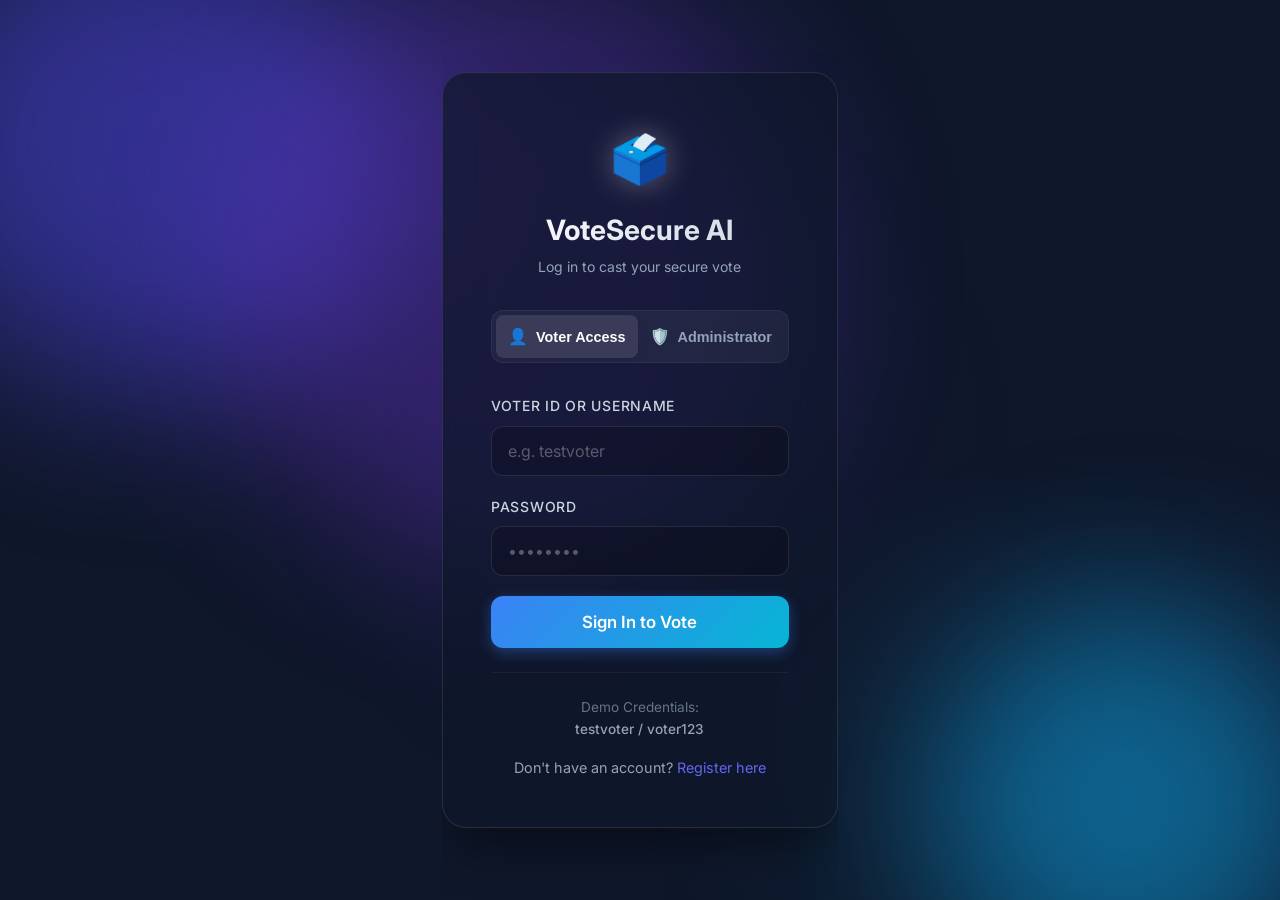
<file: static/index.html>
<!DOCTYPE html>
<html lang="en">
<head>
    <meta charset="UTF-8">
    <meta name="viewport" content="width=device-width, initial-scale=1.0">
    <title>VoteSecure AI — Secure Login</title>
    <link rel="stylesheet" href="/static/css/style.css">
    <style>
        body, html {
            margin: 0; padding: 0; min-height: 100vh;
            font-family: 'Inter', system-ui, sans-serif;
            background: #0f172a;
            display: flex;
            justify-content: center;
            align-items: center;
            overflow: hidden;
        }

        /* Abstract Background */
        .bg-shapes {
            position: absolute;
            width: 100%;
            height: 100%;
            overflow: hidden;
            z-index: 0;
            pointer-events: none;
        }
        .shape {
            position: absolute;
            filter: blur(80px);
            border-radius: 50%;
            opacity: 0.5;
            animation: float 20s infinite alternate ease-in-out;
        }
        .shape-1 { width: 500px; height: 500px; background: #4f46e5; top: -100px; left: -100px; }
        .shape-2 { width: 400px; height: 400px; background: #0ea5e9; bottom: -100px; right: -50px; animation-delay: -5s; }
        .shape-3 { width: 600px; height: 600px; background: #7c3aed; top: 30%; left: 40%; transform: translate(-50%, -50%); opacity: 0.3; animation-delay: -10s; }

        @keyframes float {
            0% { transform: translateY(0) scale(1); }
            100% { transform: translateY(-50px) scale(1.1); }
        }

        .auth-card {
            background: rgba(15, 23, 42, 0.7);
            backdrop-filter: blur(20px);
            border: 1px solid rgba(255, 255, 255, 0.1);
            border-radius: 24px;
            padding: 48px;
            width: 100%;
            max-width: 440px;
            box-shadow: 0 25px 50px -12px rgba(0, 0, 0, 0.5);
            z-index: 10;
            color: white;
            transition: all 0.3s ease;
        }

        .logo-container {
            text-align: center;
            margin-bottom: 32px;
        }
        .logo-icon {
            font-size: 3rem;
            margin-bottom: 16px;
            display: inline-block;
            filter: drop-shadow(0 0 15px rgba(255, 255, 255, 0.3));
        }
        .logo-text {
            font-size: 1.75rem;
            font-weight: 700;
            margin: 0;
            background: linear-gradient(135deg, #fff 0%, #cbd5e1 100%);
            -webkit-background-clip: text;
            background-clip: text;
            -webkit-text-fill-color: transparent;
        }
        .logo-sub {
            color: #94a3b8;
            font-size: 0.875rem;
            margin-top: 8px;
        }

        /* Role Switcher */
        .role-switch {
            display: flex;
            background: rgba(255, 255, 255, 0.05);
            border-radius: 12px;
            padding: 4px;
            margin-bottom: 32px;
            border: 1px solid rgba(255, 255, 255, 0.05);
        }
        .role-btn {
            flex: 1;
            padding: 12px;
            border: none;
            background: transparent;
            color: #94a3b8;
            font-weight: 600;
            font-size: 0.9rem;
            border-radius: 8px;
            cursor: pointer;
            transition: all 0.3s;
            display: flex;
            align-items: center;
            justify-content: center;
            gap: 8px;
        }
        .role-btn.active {
            background: rgba(255, 255, 255, 0.1);
            color: white;
            box-shadow: 0 4px 6px -1px rgba(0, 0, 0, 0.1);
        }
        .role-btn:not(.active):hover {
            color: #e2e8f0;
        }

        /* Forms */
        .form-group {
            margin-bottom: 20px;
        }
        .form-label {
            display: block;
            margin-bottom: 8px;
            font-weight: 500;
            font-size: 0.875rem;
            color: #cbd5e1;
        }
        .form-control {
            width: 100%;
            padding: 14px 16px;
            border-radius: 12px;
            border: 1px solid rgba(255, 255, 255, 0.1);
            background: rgba(0, 0, 0, 0.2);
            color: white;
            font-size: 1rem;
            transition: all 0.2s;
            box-sizing: border-box;
            font-family: inherit;
        }
        .form-control:focus {
            outline: none;
            border-color: #6366f1;
            background: rgba(0, 0, 0, 0.4);
            box-shadow: 0 0 0 3px rgba(99, 102, 241, 0.2);
        }
        .form-control::placeholder {
            color: rgba(255, 255, 255, 0.3);
        }

        .btn-submit {
            width: 100%;
            padding: 16px;
            border: none;
            border-radius: 12px;
            font-size: 1.05rem;
            font-weight: 600;
            cursor: pointer;
            transition: all 0.3s cubic-bezier(0.4, 0, 0.2, 1);
            margin-top: 12px;
            font-family: inherit;
            display: flex;
            align-items: center;
            justify-content: center;
            gap: 8px;
        }
        
        .btn-voter-theme {
            background: linear-gradient(135deg, #3b82f6 0%, #06b6d4 100%);
            color: white;
            box-shadow: 0 4px 14px 0 rgba(59, 130, 246, 0.39);
        }
        .btn-admin-theme {
            background: linear-gradient(135deg, #6366f1 0%, #8b5cf6 100%);
            color: white;
            box-shadow: 0 4px 14px 0 rgba(99, 102, 241, 0.39);
        }

        .btn-submit:hover { transform: translateY(-2px); filter: brightness(110%); }
        .btn-submit:active { transform: translateY(0); }

        .demo-creds {
            text-align: center;
            margin-top: 24px;
            font-size: 0.85rem;
            color: #64748b;
            padding-top: 24px;
            border-top: 1px solid rgba(255,255,255,0.05);
        }

        /* Toast logic */
        #toast-container { position: fixed; top: 20px; right: 20px; z-index: 9999; display: flex; flex-direction: column; gap: 10px; }
        .toast { padding: 16px 24px; border-radius: 12px; color: white; font-weight: 600; animation: slideInRight 0.4s cubic-bezier(0.175, 0.885, 0.32, 1.275) forwards; box-shadow: 0 10px 25px -5px rgba(0,0,0,0.2); }
        .toast.success { background: #10b981; }
        .toast.error { background: #ef4444; }
        @keyframes slideInRight { from { transform: translateX(120%); opacity: 0; } to { transform: translateX(0); opacity: 1; } }
        
        @keyframes shake {
            0%, 100% { transform: translateX(0); }
            20%, 60% { transform: translateX(-5px); }
            40%, 80% { transform: translateX(5px); }
        }
        .shake { animation: shake 0.4s; }
        
        /* Spinner */
        @keyframes spin { to { transform: rotate(360deg); } }
        .spinner-icon {
            display: inline-block;
            width: 18px;
            height: 18px;
            border: 2px solid rgba(255,255,255,0.3);
            border-top-color: white;
            border-radius: 50%;
            animation: spin 1s linear infinite;
        }

        .hidden { display: none !important; }
    </style>
</head>
<body>
    <div class="bg-shapes">
        <div class="shape shape-1"></div>
        <div class="shape shape-2"></div>
        <div class="shape shape-3"></div>
    </div>

    <div id="toast-container"></div>

    <div class="auth-card" id="mainCard">
        <div class="logo-container">
            <div class="logo-icon" id="headerIcon">🗳️</div>
            <h1 class="logo-text">VoteSecure AI</h1>
            <p class="logo-sub" id="headerSub">Log in to cast your secure vote</p>
        </div>

        <div class="role-switch">
            <button class="role-btn active" id="btnRoleVoter" onclick="switchRole('voter')">
                <span style="font-size: 1.1em;">👤</span> Voter Access
            </button>
            <button class="role-btn" id="btnRoleAdmin" onclick="switchRole('admin')">
                <span style="font-size: 1.1em;">🛡️</span> Administrator
            </button>
        </div>

        <form id="authForm" onsubmit="handleLogin(event)">
            <input type="hidden" id="currentRole" value="voter">
            
            <div class="form-group">
                <label class="form-label" id="usernameLabel">Voter ID or Username</label>
                <input type="text" class="form-control" id="loginUsername" placeholder="e.g. testvoter" required autocomplete="username">
            </div>
            <div class="form-group">
                <label class="form-label">Password</label>
                <input type="password" class="form-control" id="loginPassword" placeholder="••••••••" required autocomplete="current-password">
            </div>
            
            <button type="submit" class="btn-submit btn-voter-theme" id="submitBtn">
                Sign In to Vote
            </button>

            <div class="demo-creds" id="demoText">
                Demo Credentials:<br><span style="color:#94a3b8; font-weight:500;">testvoter / voter123</span>
            </div>
            
            <p id="registerLinkContainer" style="text-align: center; margin-top: 15px; font-size: 0.9rem; color: #94a3b8;">
                <span id="registerLinkText">Don't have an account? </span><a href="#" onclick="toggleRegister(true); return false;" style="color: #6366f1; text-decoration: none;">Register here</a>
            </p>
        </form>

        <form id="registerForm" class="hidden" onsubmit="handleRegister(event)">
            <div class="form-group" style="margin-bottom: 12px;">
                <label class="form-label">Username</label>
                <input type="text" class="form-control" id="regUsername" required>
            </div>
            <div class="form-group" style="margin-bottom: 12px;">
                <label class="form-label">Email</label>
                <input type="email" class="form-control" id="regEmail" required>
            </div>
            <div class="form-group" style="margin-bottom: 12px;">
                <label class="form-label">Password</label>
                <input type="password" class="form-control" id="regPassword" required minlength="6">
            </div>
            <div class="form-group" style="margin-bottom: 12px;">
                <label class="form-label">Full Name</label>
                <input type="text" class="form-control" id="regFullName" required>
            </div>
            <div class="form-group" style="margin-bottom: 12px;">
                <label class="form-label">Phone</label>
                <input type="tel" class="form-control" id="regPhone">
            </div>
            <div class="form-group" style="margin-bottom: 12px;">
                <label class="form-label">National ID</label>
                <input type="text" class="form-control" id="regNationalId" required>
            </div>
            <div class="form-group" style="margin-bottom: 12px;">
                <label class="form-label">Fingerprint (Optional)</label>
                <input type="file" class="form-control" id="regFingerprint" accept=".png,.jpg,.jpeg">
            </div>
            
            <button type="submit" class="btn-submit btn-voter-theme" id="regSubmitBtn">
                Register
            </button>
            <p style="text-align: center; margin-top: 15px; font-size: 0.9rem; color: #94a3b8;">
                Already have an account? <a href="#" onclick="toggleRegister(false); return false;" style="color: #6366f1; text-decoration: none;">Sign In</a>
            </p>
        </form>
    </div>

    <script src="/static/js/api.js"></script>
    <script>
        // Check active sessions
        if (api.isLoggedIn()) {
            window.location.href = api.isAdmin() ? '/admin' : '/voter';
        }

        function createToast(msg, type) {
            const container = document.getElementById('toast-container');
            const toast = document.createElement('div');
            toast.className = `toast ${type}`;
            toast.textContent = msg;
            container.appendChild(toast);
            setTimeout(() => { 
                toast.style.transform = 'translateX(120%)';
                toast.style.opacity = '0';
                setTimeout(() => toast.remove(), 400); 
            }, 3000);
        }

        function switchRole(role) {
            document.getElementById('currentRole').value = role;
            
            // Update Buttons
            document.getElementById('btnRoleVoter').classList.toggle('active', role === 'voter');
            document.getElementById('btnRoleAdmin').classList.toggle('active', role === 'admin');
            
            // Update UI Details
            const submitBtn = document.getElementById('submitBtn');
            const icon = document.getElementById('headerIcon');
            const sub = document.getElementById('headerSub');
            const userLabel = document.getElementById('usernameLabel');
            const demoText = document.getElementById('demoText');
            
            // Clear inputs securely
            document.getElementById('loginUsername').value = '';
            document.getElementById('loginPassword').value = '';
            
            if (role === 'admin') {
                submitBtn.className = 'btn-submit btn-admin-theme';
                submitBtn.innerHTML = 'Access Admin Dashboard';
                icon.innerHTML = '🛡️';
                sub.innerHTML = 'System administration portal';
                userLabel.innerHTML = 'Admin Username';
                document.getElementById('loginUsername').placeholder = 'e.g. admin';
                demoText.innerHTML = 'Demo Credentials:<br><span style="color:#94a3b8; font-weight:500;">admin / admin123</span>';
                document.getElementById('registerLinkText').innerHTML = "Don't have an admin account? ";
                document.getElementById('regSubmitBtn').className = 'btn-submit btn-admin-theme';
                document.getElementById('regSubmitBtn').innerHTML = 'Register as Administrator';
            } else {
                submitBtn.className = 'btn-submit btn-voter-theme';
                submitBtn.innerHTML = 'Sign In to Vote';
                icon.innerHTML = '🗳️';
                sub.innerHTML = 'Log in to cast your secure vote';
                userLabel.innerHTML = 'Voter ID or Username';
                document.getElementById('loginUsername').placeholder = 'e.g. testvoter';
                demoText.innerHTML = 'Demo Credentials:<br><span style="color:#94a3b8; font-weight:500;">testvoter / voter123</span>';
                document.getElementById('registerLinkText').innerHTML = "Don't have an account? ";
                document.getElementById('regSubmitBtn').className = 'btn-submit btn-voter-theme';
                document.getElementById('regSubmitBtn').innerHTML = 'Register';
            }
        }

        function toggleRegister(showRegister) {
            const role = document.getElementById('currentRole').value;
            if (showRegister) {
                document.getElementById('authForm').classList.add('hidden');
                document.getElementById('registerForm').classList.remove('hidden');
                document.querySelector('.role-switch').classList.add('hidden');
                if (role === 'admin') {
                    document.getElementById('headerSub').innerText = 'Register for a new admin account';
                    document.getElementById('headerIcon').innerText = '🛡️';
                } else {
                    document.getElementById('headerSub').innerText = 'Register for a new voter account';
                    document.getElementById('headerIcon').innerText = '🗳️';
                }
            } else {
                document.getElementById('authForm').classList.remove('hidden');
                document.getElementById('registerForm').classList.add('hidden');
                document.querySelector('.role-switch').classList.remove('hidden');
                if (role === 'admin') {
                    document.getElementById('headerSub').innerText = 'System administration portal';
                    document.getElementById('headerIcon').innerText = '🛡️';
                } else {
                    document.getElementById('headerSub').innerText = 'Log in to cast your secure vote';
                    document.getElementById('headerIcon').innerText = '🗳️';
                }
            }
        }

        async function handleRegister(e) {
            e.preventDefault();
            const btn = document.getElementById('regSubmitBtn');
            const originalText = btn.innerHTML;
            
            btn.innerHTML = '<span class="spinner-icon"></span> Registering...';
            btn.disabled = true;

            const formData = new FormData();
            formData.append('role', document.getElementById('currentRole').value);
            formData.append('username', document.getElementById('regUsername').value);
            formData.append('email', document.getElementById('regEmail').value);
            formData.append('password', document.getElementById('regPassword').value);
            formData.append('full_name', document.getElementById('regFullName').value);
            formData.append('phone', document.getElementById('regPhone').value);
            formData.append('national_id', document.getElementById('regNationalId').value);
            
            const fpFile = document.getElementById('regFingerprint').files[0];
            if (fpFile) {
                formData.append('fingerprint', fpFile);
            }

            try {
                await api.register(formData);
                createToast('Registration successful! Awaiting admin verification.', 'success');
                setTimeout(() => toggleRegister(false), 2000);
            } catch (err) {
                let msg = err.error || 'Registration failed.';
                if (Array.isArray(msg)) msg = msg.join(', ');
                createToast(msg, 'error');
            } finally {
                btn.innerHTML = originalText;
                btn.disabled = false;
            }
        }

        async function handleLogin(e) {
            e.preventDefault();
            const btn = document.getElementById('submitBtn');
            const role = document.getElementById('currentRole').value;
            const originalText = btn.innerHTML;
            
            btn.innerHTML = '<span class="spinner-icon"></span> Authenticating...';
            btn.disabled = true;

            const usernameField = document.getElementById('loginUsername').value;
            const passwordField = document.getElementById('loginPassword').value;

            try {
                const data = await api.login(usernameField, passwordField);
                
                // Extra security check (optional, matching role to intent)
                if (role === 'admin' && data.user.role !== 'admin') {
                    throw { error: "Access Denied: You do not have administrator privileges." };
                }

                createToast(`Welcome, ${data.user.full_name}!`, 'success');
                
                // Transition effect
                document.getElementById('mainCard').style.transform = 'scale(0.95)';
                document.getElementById('mainCard').style.opacity = '0';
                
                setTimeout(() => {
                    window.location.href = data.user.role === 'admin' ? '/admin' : '/voter';
                }, 600);
            } catch (err) {
                createToast(err.error || 'Authentication failed. Please check your credentials.', 'error');
                btn.innerHTML = originalText;
                btn.disabled = false;
                
                // Shake effect
                const card = document.getElementById('mainCard');
                card.classList.add('shake');
                setTimeout(() => card.classList.remove('shake'), 400);
            }
        }
    </script>
</body>
</html>
</file>
<file: static/css/style.css>
/* =============================================
   VoteSecure AI - Design System & Global Styles
   ============================================= */

@import url('https://fonts.googleapis.com/css2?family=Inter:wght@300;400;500;600;700;800;900&family=JetBrains+Mono:wght@400;500&display=swap');

/* ---- CSS Variables / Design Tokens ---- */
:root {
    /* Primary Palette - Deep Indigo to Electric Violet */
    --primary-50: #eef2ff;
    --primary-100: #e0e7ff;
    --primary-200: #c7d2fe;
    --primary-300: #a5b4fc;
    --primary-400: #818cf8;
    --primary-500: #6366f1;
    --primary-600: #4f46e5;
    --primary-700: #4338ca;
    --primary-800: #3730a3;
    --primary-900: #312e81;

    /* Accent - Cyan / Teal */
    --accent-400: #22d3ee;
    --accent-500: #06b6d4;
    --accent-600: #0891b2;

    /* Success */
    --success-400: #4ade80;
    --success-500: #22c55e;
    --success-600: #16a34a;

    /* Warning */
    --warning-400: #fbbf24;
    --warning-500: #f59e0b;
    --warning-600: #d97706;

    /* Danger */
    --danger-400: #f87171;
    --danger-500: #ef4444;
    --danger-600: #dc2626;

    /* Neutral (Dark Mode) */
    --bg-primary: #0a0e1a;
    --bg-secondary: #111827;
    --bg-card: #1e2436;
    --bg-card-hover: #252d41;
    --bg-input: #1a2035;
    --border-color: rgba(99, 102, 241, 0.15);
    --border-color-hover: rgba(99, 102, 241, 0.35);
    --text-primary: #f1f5f9;
    --text-secondary: #94a3b8;
    --text-muted: #64748b;
    --text-accent: #818cf8;

    /* Glass Effect */
    --glass-bg: rgba(30, 36, 54, 0.7);
    --glass-border: rgba(99, 102, 241, 0.12);
    --glass-shadow: 0 8px 32px rgba(0, 0, 0, 0.3);

    /* Gradients */
    --gradient-primary: linear-gradient(135deg, #6366f1 0%, #8b5cf6 50%, #06b6d4 100%);
    --gradient-dark: linear-gradient(135deg, #0a0e1a 0%, #1e2436 100%);
    --gradient-card: linear-gradient(145deg, rgba(30, 36, 54, 0.9), rgba(17, 24, 39, 0.9));
    --gradient-glow: linear-gradient(135deg, rgba(99, 102, 241, 0.2), rgba(6, 182, 212, 0.1));

    /* Shadows */
    --shadow-sm: 0 1px 3px rgba(0, 0, 0, 0.3);
    --shadow-md: 0 4px 12px rgba(0, 0, 0, 0.4);
    --shadow-lg: 0 10px 40px rgba(0, 0, 0, 0.5);
    --shadow-glow: 0 0 30px rgba(99, 102, 241, 0.15);
    --shadow-glow-lg: 0 0 60px rgba(99, 102, 241, 0.2);

    /* Typography */
    --font-sans: 'Inter', -apple-system, BlinkMacSystemFont, sans-serif;
    --font-mono: 'JetBrains Mono', monospace;

    /* Spacing */
    --radius-sm: 8px;
    --radius-md: 12px;
    --radius-lg: 16px;
    --radius-xl: 24px;
    --radius-full: 9999px;

    /* Transitions */
    --transition-fast: 150ms cubic-bezier(0.4, 0, 0.2, 1);
    --transition-base: 250ms cubic-bezier(0.4, 0, 0.2, 1);
    --transition-slow: 400ms cubic-bezier(0.4, 0, 0.2, 1);
}

/* ---- Reset & Base ---- */
*,
*::before,
*::after {
    margin: 0;
    padding: 0;
    box-sizing: border-box;
}

html {
    font-size: 16px;
    -webkit-font-smoothing: antialiased;
    -moz-osx-font-smoothing: grayscale;
    scroll-behavior: smooth;
}

body {
    font-family: var(--font-sans);
    background: var(--bg-primary);
    color: var(--text-primary);
    line-height: 1.6;
    min-height: 100vh;
    overflow-x: hidden;
}

/* Animated background */
body::before {
    content: '';
    position: fixed;
    top: 0;
    left: 0;
    width: 100%;
    height: 100%;
    background:
        radial-gradient(ellipse 80% 60% at 20% 10%, rgba(99, 102, 241, 0.08) 0%, transparent 50%),
        radial-gradient(ellipse 60% 80% at 80% 90%, rgba(6, 182, 212, 0.06) 0%, transparent 50%),
        radial-gradient(circle at 50% 50%, rgba(139, 92, 246, 0.04) 0%, transparent 50%);
    pointer-events: none;
    z-index: 0;
}

a {
    color: var(--text-accent);
    text-decoration: none;
    transition: color var(--transition-fast);
}
a:hover {
    color: var(--primary-400);
}

h1, h2, h3, h4, h5, h6 {
    font-weight: 700;
    line-height: 1.2;
    color: var(--text-primary);
}

/* ---- Layout ---- */
.app-container {
    position: relative;
    z-index: 1;
    max-width: 1400px;
    margin: 0 auto;
    padding: 0 24px;
}

.page-header {
    padding: 32px 0 24px;
    display: flex;
    align-items: center;
    justify-content: space-between;
    flex-wrap: wrap;
    gap: 16px;
}

.page-title {
    font-size: 2rem;
    font-weight: 800;
    background: var(--gradient-primary);
    -webkit-background-clip: text;
    -webkit-text-fill-color: transparent;
    background-clip: text;
    letter-spacing: -0.02em;
}

.page-subtitle {
    color: var(--text-secondary);
    font-size: 1rem;
    font-weight: 400;
    margin-top: 4px;
}

.grid-2 {
    display: grid;
    grid-template-columns: repeat(2, 1fr);
    gap: 24px;
}

.grid-3 {
    display: grid;
    grid-template-columns: repeat(3, 1fr);
    gap: 24px;
}

.grid-4 {
    display: grid;
    grid-template-columns: repeat(4, 1fr);
    gap: 20px;
}

@media (max-width: 1024px) {
    .grid-4 { grid-template-columns: repeat(2, 1fr); }
    .grid-3 { grid-template-columns: repeat(2, 1fr); }
}

@media (max-width: 768px) {
    .grid-4, .grid-3, .grid-2 { grid-template-columns: 1fr; }
    .page-title { font-size: 1.5rem; }
}

/* ---- Navigation Bar ---- */
.navbar {
    background: var(--glass-bg);
    backdrop-filter: blur(20px);
    -webkit-backdrop-filter: blur(20px);
    border-bottom: 1px solid var(--glass-border);
    padding: 0 24px;
    position: sticky;
    top: 0;
    z-index: 1000;
    box-shadow: var(--shadow-md);
}

.navbar-inner {
    max-width: 1400px;
    margin: 0 auto;
    display: flex;
    align-items: center;
    justify-content: space-between;
    height: 64px;
}

.navbar-brand {
    display: flex;
    align-items: center;
    gap: 12px;
    font-size: 1.25rem;
    font-weight: 800;
    color: var(--text-primary);
    letter-spacing: -0.02em;
}

.navbar-brand .brand-icon {
    width: 36px;
    height: 36px;
    background: var(--gradient-primary);
    border-radius: var(--radius-sm);
    display: flex;
    align-items: center;
    justify-content: center;
    font-size: 1.1rem;
    color: white;
    box-shadow: 0 4px 15px rgba(99, 102, 241, 0.3);
}

.navbar-nav {
    display: flex;
    align-items: center;
    gap: 8px;
    list-style: none;
}

.navbar-nav a {
    padding: 8px 16px;
    border-radius: var(--radius-sm);
    font-size: 0.875rem;
    font-weight: 500;
    color: var(--text-secondary);
    transition: all var(--transition-fast);
    position: relative;
}

.navbar-nav a:hover,
.navbar-nav a.active {
    color: var(--text-primary);
    background: rgba(99, 102, 241, 0.1);
}

.navbar-nav a.active::after {
    content: '';
    position: absolute;
    bottom: -2px;
    left: 50%;
    transform: translateX(-50%);
    width: 20px;
    height: 2px;
    background: var(--primary-500);
    border-radius: 1px;
}

.navbar-actions {
    display: flex;
    align-items: center;
    gap: 12px;
}

.user-badge {
    display: flex;
    align-items: center;
    gap: 8px;
    padding: 6px 14px;
    background: rgba(99, 102, 241, 0.1);
    border: 1px solid var(--border-color);
    border-radius: var(--radius-full);
    font-size: 0.8125rem;
    font-weight: 500;
    color: var(--text-accent);
}

.user-badge .avatar {
    width: 24px;
    height: 24px;
    border-radius: 50%;
    background: var(--gradient-primary);
    display: flex;
    align-items: center;
    justify-content: center;
    font-size: 0.6875rem;
    font-weight: 700;
    color: white;
}

/* ---- Cards ---- */
.card {
    background: var(--gradient-card);
    backdrop-filter: blur(10px);
    border: 1px solid var(--border-color);
    border-radius: var(--radius-lg);
    padding: 24px;
    transition: all var(--transition-base);
    position: relative;
    overflow: hidden;
}

.card::before {
    content: '';
    position: absolute;
    top: 0;
    left: 0;
    right: 0;
    height: 1px;
    background: linear-gradient(90deg, transparent, rgba(99, 102, 241, 0.3), transparent);
    opacity: 0;
    transition: opacity var(--transition-base);
}

.card:hover {
    border-color: var(--border-color-hover);
    box-shadow: var(--shadow-glow);
    transform: translateY(-2px);
}

.card:hover::before {
    opacity: 1;
}

.card-header {
    display: flex;
    align-items: center;
    justify-content: space-between;
    margin-bottom: 20px;
    padding-bottom: 16px;
    border-bottom: 1px solid var(--border-color);
}

.card-title {
    font-size: 1.125rem;
    font-weight: 700;
    color: var(--text-primary);
}

.card-body {
    position: relative;
}

/* Stat Cards */
.stat-card {
    padding: 24px;
    position: relative;
    overflow: hidden;
}

.stat-card .stat-icon {
    width: 48px;
    height: 48px;
    border-radius: var(--radius-md);
    display: flex;
    align-items: center;
    justify-content: center;
    font-size: 1.25rem;
    margin-bottom: 16px;
    position: relative;
    z-index: 1;
}

.stat-card .stat-icon.primary {
    background: rgba(99, 102, 241, 0.15);
    color: var(--primary-400);
    box-shadow: 0 0 20px rgba(99, 102, 241, 0.1);
}

.stat-card .stat-icon.success {
    background: rgba(34, 197, 94, 0.15);
    color: var(--success-400);
    box-shadow: 0 0 20px rgba(34, 197, 94, 0.1);
}

.stat-card .stat-icon.warning {
    background: rgba(245, 158, 11, 0.15);
    color: var(--warning-400);
    box-shadow: 0 0 20px rgba(245, 158, 11, 0.1);
}

.stat-card .stat-icon.danger {
    background: rgba(239, 68, 68, 0.15);
    color: var(--danger-400);
    box-shadow: 0 0 20px rgba(239, 68, 68, 0.1);
}

.stat-card .stat-icon.accent {
    background: rgba(6, 182, 212, 0.15);
    color: var(--accent-400);
    box-shadow: 0 0 20px rgba(6, 182, 212, 0.1);
}

.stat-card .stat-value {
    font-size: 2rem;
    font-weight: 800;
    color: var(--text-primary);
    letter-spacing: -0.02em;
    line-height: 1;
    margin-bottom: 4px;
}

.stat-card .stat-label {
    font-size: 0.8125rem;
    color: var(--text-secondary);
    font-weight: 500;
    text-transform: uppercase;
    letter-spacing: 0.05em;
}

.stat-card .stat-glow {
    position: absolute;
    top: -20px;
    right: -20px;
    width: 100px;
    height: 100px;
    border-radius: 50%;
    opacity: 0.08;
    filter: blur(30px);
}

.stat-glow.primary { background: var(--primary-500); }
.stat-glow.success { background: var(--success-500); }
.stat-glow.warning { background: var(--warning-500); }
.stat-glow.danger { background: var(--danger-500); }
.stat-glow.accent { background: var(--accent-500); }

/* ---- Buttons ---- */
.btn {
    display: inline-flex;
    align-items: center;
    justify-content: center;
    gap: 8px;
    padding: 10px 20px;
    border-radius: var(--radius-sm);
    font-family: var(--font-sans);
    font-size: 0.875rem;
    font-weight: 600;
    border: none;
    cursor: pointer;
    transition: all var(--transition-fast);
    position: relative;
    overflow: hidden;
    white-space: nowrap;
    text-decoration: none;
}

.btn::after {
    content: '';
    position: absolute;
    inset: 0;
    background: rgba(255, 255, 255, 0);
    transition: background var(--transition-fast);
}

.btn:hover::after {
    background: rgba(255, 255, 255, 0.05);
}

.btn:active {
    transform: scale(0.97);
}

.btn-primary {
    background: var(--gradient-primary);
    color: white;
    box-shadow: 0 4px 15px rgba(99, 102, 241, 0.3);
}

.btn-primary:hover {
    box-shadow: 0 6px 25px rgba(99, 102, 241, 0.45);
    transform: translateY(-1px);
}

.btn-secondary {
    background: var(--bg-card);
    color: var(--text-primary);
    border: 1px solid var(--border-color);
}

.btn-secondary:hover {
    border-color: var(--border-color-hover);
    background: var(--bg-card-hover);
}

.btn-success {
    background: linear-gradient(135deg, var(--success-600), var(--success-500));
    color: white;
    box-shadow: 0 4px 15px rgba(34, 197, 94, 0.25);
}

.btn-danger {
    background: linear-gradient(135deg, var(--danger-600), var(--danger-500));
    color: white;
    box-shadow: 0 4px 15px rgba(239, 68, 68, 0.25);
}

.btn-warning {
    background: linear-gradient(135deg, var(--warning-600), var(--warning-500));
    color: white;
}

.btn-ghost {
    background: transparent;
    color: var(--text-secondary);
    border: 1px solid transparent;
}

.btn-ghost:hover {
    color: var(--text-primary);
    background: rgba(255, 255, 255, 0.03);
    border-color: var(--border-color);
}

.btn-sm {
    padding: 6px 14px;
    font-size: 0.75rem;
}

.btn-lg {
    padding: 14px 28px;
    font-size: 1rem;
}

.btn-icon {
    width: 40px;
    height: 40px;
    padding: 0;
    border-radius: var(--radius-sm);
}

.btn-icon.sm {
    width: 32px;
    height: 32px;
}

/* ---- Forms ---- */
.form-group {
    margin-bottom: 20px;
}

.form-label {
    display: block;
    font-size: 0.8125rem;
    font-weight: 600;
    color: var(--text-secondary);
    margin-bottom: 8px;
    text-transform: uppercase;
    letter-spacing: 0.05em;
}

.form-control {
    width: 100%;
    padding: 12px 16px;
    background: var(--bg-input);
    border: 1px solid var(--border-color);
    border-radius: var(--radius-sm);
    font-family: var(--font-sans);
    font-size: 0.9375rem;
    color: var(--text-primary);
    transition: all var(--transition-fast);
    outline: none;
}

.form-control::placeholder {
    color: var(--text-muted);
}

.form-control:focus {
    border-color: var(--primary-500);
    box-shadow: 0 0 0 3px rgba(99, 102, 241, 0.15);
}

.form-control:hover:not(:focus) {
    border-color: var(--border-color-hover);
}

textarea.form-control {
    resize: vertical;
    min-height: 100px;
}

select.form-control {
    appearance: none;
    background-image: url("data:image/svg+xml,%3Csvg xmlns='http://www.w3.org/2000/svg' width='12' height='12' fill='%2394a3b8' viewBox='0 0 16 16'%3E%3Cpath d='M8 11L3 6h10l-5 5z'/%3E%3C/svg%3E");
    background-repeat: no-repeat;
    background-position: right 12px center;
    padding-right: 36px;
}

.form-file-input {
    position: relative;
    display: flex;
    align-items: center;
    gap: 12px;
    padding: 20px;
    background: var(--bg-input);
    border: 2px dashed var(--border-color);
    border-radius: var(--radius-md);
    cursor: pointer;
    transition: all var(--transition-fast);
}

.form-file-input:hover {
    border-color: var(--primary-500);
    background: rgba(99, 102, 241, 0.05);
}

.form-file-input input[type="file"] {
    position: absolute;
    inset: 0;
    opacity: 0;
    cursor: pointer;
}

.form-file-input .file-icon {
    font-size: 2rem;
    color: var(--text-muted);
}

.form-file-input .file-text {
    font-size: 0.875rem;
    color: var(--text-secondary);
}

.form-file-input .file-text strong {
    color: var(--text-accent);
}

.form-hint {
    font-size: 0.75rem;
    color: var(--text-muted);
    margin-top: 6px;
}

/* ---- Tables ---- */
.table-container {
    overflow-x: auto;
    border-radius: var(--radius-lg);
    border: 1px solid var(--border-color);
}

.data-table {
    width: 100%;
    border-collapse: collapse;
}

.data-table thead {
    background: rgba(99, 102, 241, 0.08);
}

.data-table th {
    padding: 14px 16px;
    text-align: left;
    font-size: 0.75rem;
    font-weight: 700;
    color: var(--text-secondary);
    text-transform: uppercase;
    letter-spacing: 0.08em;
    border-bottom: 1px solid var(--border-color);
    white-space: nowrap;
}

.data-table td {
    padding: 14px 16px;
    font-size: 0.875rem;
    color: var(--text-primary);
    border-bottom: 1px solid var(--border-color);
}

.data-table tbody tr {
    transition: background var(--transition-fast);
}

.data-table tbody tr:hover {
    background: rgba(99, 102, 241, 0.04);
}

.data-table tbody tr:last-child td {
    border-bottom: none;
}

/* ---- Badges ---- */
.badge {
    display: inline-flex;
    align-items: center;
    gap: 4px;
    padding: 4px 10px;
    border-radius: var(--radius-full);
    font-size: 0.6875rem;
    font-weight: 600;
    text-transform: uppercase;
    letter-spacing: 0.05em;
}

.badge-success {
    background: rgba(34, 197, 94, 0.15);
    color: var(--success-400);
    border: 1px solid rgba(34, 197, 94, 0.2);
}

.badge-warning {
    background: rgba(245, 158, 11, 0.15);
    color: var(--warning-400);
    border: 1px solid rgba(245, 158, 11, 0.2);
}

.badge-danger {
    background: rgba(239, 68, 68, 0.15);
    color: var(--danger-400);
    border: 1px solid rgba(239, 68, 68, 0.2);
}

.badge-primary {
    background: rgba(99, 102, 241, 0.15);
    color: var(--primary-400);
    border: 1px solid rgba(99, 102, 241, 0.2);
}

.badge-neutral {
    background: rgba(148, 163, 184, 0.1);
    color: var(--text-secondary);
    border: 1px solid rgba(148, 163, 184, 0.15);
}

/* ---- Modals ---- */
.modal-overlay {
    position: fixed;
    inset: 0;
    background: rgba(0, 0, 0, 0.7);
    backdrop-filter: blur(8px);
    display: flex;
    align-items: center;
    justify-content: center;
    z-index: 9999;
    opacity: 0;
    visibility: hidden;
    transition: all var(--transition-base);
    padding: 24px;
}

.modal-overlay.active {
    opacity: 1;
    visibility: visible;
}

.modal {
    background: var(--bg-card);
    border: 1px solid var(--border-color);
    border-radius: var(--radius-xl);
    width: 100%;
    max-width: 560px;
    max-height: 85vh;
    overflow-y: auto;
    transform: scale(0.9) translateY(20px);
    transition: transform var(--transition-base);
    box-shadow: var(--shadow-lg);
}

.modal-overlay.active .modal {
    transform: scale(1) translateY(0);
}

.modal-header {
    padding: 24px 28px;
    display: flex;
    align-items: center;
    justify-content: space-between;
    border-bottom: 1px solid var(--border-color);
}

.modal-title {
    font-size: 1.25rem;
    font-weight: 700;
}

.modal-close {
    background: none;
    border: none;
    color: var(--text-muted);
    font-size: 1.5rem;
    cursor: pointer;
    padding: 4px;
    border-radius: var(--radius-sm);
    transition: all var(--transition-fast);
    line-height: 1;
}

.modal-close:hover {
    color: var(--text-primary);
    background: rgba(255, 255, 255, 0.05);
}

.modal-body {
    padding: 28px;
}

.modal-footer {
    padding: 16px 28px 24px;
    display: flex;
    justify-content: flex-end;
    gap: 12px;
}

/* ---- Alerts / Toast ---- */
.toast-container {
    position: fixed;
    top: 80px;
    right: 24px;
    z-index: 10000;
    display: flex;
    flex-direction: column;
    gap: 8px;
}

.toast {
    display: flex;
    align-items: center;
    gap: 12px;
    padding: 14px 20px;
    border-radius: var(--radius-md);
    font-size: 0.875rem;
    font-weight: 500;
    animation: slideInRight 0.4s ease, fadeOut 0.4s ease 4s forwards;
    box-shadow: var(--shadow-lg);
    max-width: 400px;
    backdrop-filter: blur(10px);
}

.toast-success {
    background: rgba(34, 197, 94, 0.15);
    border: 1px solid rgba(34, 197, 94, 0.3);
    color: var(--success-400);
}

.toast-error {
    background: rgba(239, 68, 68, 0.15);
    border: 1px solid rgba(239, 68, 68, 0.3);
    color: var(--danger-400);
}

.toast-info {
    background: rgba(99, 102, 241, 0.15);
    border: 1px solid rgba(99, 102, 241, 0.3);
    color: var(--primary-400);
}

.toast-warning {
    background: rgba(245, 158, 11, 0.15);
    border: 1px solid rgba(245, 158, 11, 0.3);
    color: var(--warning-400);
}

/* ---- Loading / Spinner ---- */
.spinner {
    display: inline-block;
    width: 20px;
    height: 20px;
    border: 2px solid rgba(99, 102, 241, 0.2);
    border-top-color: var(--primary-500);
    border-radius: 50%;
    animation: spin 0.6s linear infinite;
}

.spinner-lg {
    width: 40px;
    height: 40px;
    border-width: 3px;
}

.loading-overlay {
    position: fixed;
    inset: 0;
    background: rgba(10, 14, 26, 0.85);
    display: flex;
    flex-direction: column;
    align-items: center;
    justify-content: center;
    z-index: 9998;
    gap: 16px;
}

.loading-overlay .loading-text {
    color: var(--text-secondary);
    font-size: 0.875rem;
    font-weight: 500;
}

/* ---- Tabs ---- */
.tabs {
    display: flex;
    gap: 4px;
    background: var(--bg-secondary);
    padding: 4px;
    border-radius: var(--radius-md);
    margin-bottom: 24px;
    border: 1px solid var(--border-color);
    overflow-x: auto;
}

.tab {
    padding: 10px 20px;
    border-radius: var(--radius-sm);
    font-size: 0.8125rem;
    font-weight: 600;
    color: var(--text-secondary);
    cursor: pointer;
    transition: all var(--transition-fast);
    white-space: nowrap;
    border: none;
    background: none;
    font-family: var(--font-sans);
}

.tab:hover {
    color: var(--text-primary);
    background: rgba(99, 102, 241, 0.08);
}

.tab.active {
    color: white;
    background: var(--primary-600);
    box-shadow: 0 2px 8px rgba(99, 102, 241, 0.3);
}

.tab-content {
    display: none;
}

.tab-content.active {
    display: block;
    animation: fadeIn 0.3s ease;
}

/* ---- Progress Bar ---- */
.progress-bar {
    height: 8px;
    background: var(--bg-secondary);
    border-radius: var(--radius-full);
    overflow: hidden;
    position: relative;
}

.progress-fill {
    height: 100%;
    border-radius: var(--radius-full);
    transition: width 1s cubic-bezier(0.4, 0, 0.2, 1);
    position: relative;
    overflow: hidden;
}

.progress-fill::after {
    content: '';
    position: absolute;
    inset: 0;
    background: linear-gradient(90deg, transparent, rgba(255,255,255,0.2), transparent);
    animation: shimmer 2s infinite;
}

.progress-fill.primary { background: var(--gradient-primary); }
.progress-fill.success { background: linear-gradient(90deg, var(--success-600), var(--success-400)); }
.progress-fill.warning { background: linear-gradient(90deg, var(--warning-600), var(--warning-400)); }
.progress-fill.danger { background: linear-gradient(90deg, var(--danger-600), var(--danger-400)); }

/* ---- Candidate Card ---- */
.candidate-card {
    text-align: center;
    padding: 32px 24px;
    cursor: pointer;
    transition: all var(--transition-base);
}

.candidate-card:hover {
    transform: translateY(-4px);
    box-shadow: var(--shadow-glow-lg);
}

.candidate-card.selected {
    border-color: var(--primary-500);
    background: rgba(99, 102, 241, 0.08);
    box-shadow: 0 0 0 2px var(--primary-500), var(--shadow-glow);
}

.candidate-card .candidate-img {
    width: 80px;
    height: 80px;
    border-radius: 50%;
    object-fit: cover;
    margin: 0 auto 16px;
    border: 3px solid var(--border-color);
    transition: border-color var(--transition-fast);
}

.candidate-card.selected .candidate-img {
    border-color: var(--primary-500);
}

.candidate-card .candidate-name {
    font-size: 1.125rem;
    font-weight: 700;
    margin-bottom: 4px;
}

.candidate-card .candidate-party {
    font-size: 0.8125rem;
    color: var(--text-secondary);
}

.candidate-card .vote-check {
    width: 28px;
    height: 28px;
    border: 2px solid var(--border-color);
    border-radius: 50%;
    display: flex;
    align-items: center;
    justify-content: center;
    margin: 16px auto 0;
    transition: all var(--transition-fast);
    color: transparent;
    font-size: 0.875rem;
}

.candidate-card.selected .vote-check {
    border-color: var(--primary-500);
    background: var(--primary-500);
    color: white;
}

/* ---- Result Bar ---- */
.result-item {
    margin-bottom: 24px;
}

.result-header {
    display: flex;
    align-items: center;
    justify-content: space-between;
    margin-bottom: 8px;
}

.result-name {
    font-weight: 600;
    font-size: 1rem;
}

.result-votes {
    font-weight: 700;
    color: var(--text-accent);
    font-size: 0.875rem;
}

.result-percentage {
    font-size: 0.8125rem;
    color: var(--text-secondary);
    margin-left: 8px;
}

/* ---- Fingerprint Scanner Visual ---- */
.fingerprint-scanner {
    width: 200px;
    height: 240px;
    margin: 24px auto;
    position: relative;
    border: 2px solid var(--border-color);
    border-radius: var(--radius-lg);
    overflow: hidden;
    background: var(--bg-input);
    display: flex;
    align-items: center;
    justify-content: center;
}

.fingerprint-scanner .scan-line {
    position: absolute;
    left: 0;
    right: 0;
    height: 2px;
    background: linear-gradient(90deg, transparent, var(--primary-500), transparent);
    box-shadow: 0 0 15px var(--primary-500);
    animation: scanLine 2s ease-in-out infinite;
}

.fingerprint-scanner .fp-icon {
    font-size: 4rem;
    color: var(--text-muted);
    opacity: 0.4;
}

.fingerprint-scanner.scanning {
    border-color: var(--primary-500);
    box-shadow: 0 0 30px rgba(99, 102, 241, 0.2);
}

.fingerprint-scanner.success {
    border-color: var(--success-500);
    box-shadow: 0 0 30px rgba(34, 197, 94, 0.2);
}

.fingerprint-scanner.error {
    border-color: var(--danger-500);
    box-shadow: 0 0 30px rgba(239, 68, 68, 0.2);
}

/* ---- Blockchain Visual ---- */
.blockchain-chain {
    display: flex;
    gap: 0;
    overflow-x: auto;
    padding: 20px 0;
    align-items: center;
}

.block-item {
    background: var(--bg-card);
    border: 1px solid var(--border-color);
    border-radius: var(--radius-sm);
    padding: 16px;
    min-width: 200px;
    flex-shrink: 0;
}

.block-item .block-index {
    font-size: 0.6875rem;
    color: var(--text-muted);
    text-transform: uppercase;
    letter-spacing: 0.08em;
    font-weight: 600;
}

.block-item .block-hash {
    font-family: var(--font-mono);
    font-size: 0.6875rem;
    color: var(--text-accent);
    word-break: break-all;
    margin-top: 8px;
}

.chain-link {
    display: flex;
    align-items: center;
    justify-content: center;
    font-size: 1.25rem;
    color: var(--primary-500);
    padding: 0 8px;
    flex-shrink: 0;
}

/* ---- Empty State ---- */
.empty-state {
    text-align: center;
    padding: 60px 24px;
}

.empty-state .empty-icon {
    font-size: 3rem;
    margin-bottom: 16px;
    opacity: 0.5;
}

.empty-state .empty-title {
    font-size: 1.25rem;
    font-weight: 600;
    margin-bottom: 8px;
    color: var(--text-secondary);
}

.empty-state .empty-text {
    color: var(--text-muted);
    font-size: 0.875rem;
    max-width: 400px;
    margin: 0 auto;
}

/* ---- Auth Page ---- */
.auth-page {
    min-height: 100vh;
    display: flex;
    align-items: center;
    justify-content: center;
    padding: 24px;
}

.auth-container {
    width: 100%;
    max-width: 480px;
}

.auth-card {
    background: var(--gradient-card);
    backdrop-filter: blur(20px);
    border: 1px solid var(--border-color);
    border-radius: var(--radius-xl);
    padding: 40px;
    box-shadow: var(--shadow-lg), var(--shadow-glow);
}

.auth-logo {
    text-align: center;
    margin-bottom: 32px;
}

.auth-logo .logo-icon {
    width: 64px;
    height: 64px;
    margin: 0 auto 16px;
    background: var(--gradient-primary);
    border-radius: var(--radius-lg);
    display: flex;
    align-items: center;
    justify-content: center;
    font-size: 1.75rem;
    box-shadow: 0 8px 30px rgba(99, 102, 241, 0.35);
}

.auth-logo h1 {
    font-size: 1.75rem;
    font-weight: 800;
    background: var(--gradient-primary);
    -webkit-background-clip: text;
    -webkit-text-fill-color: transparent;
    background-clip: text;
}

.auth-logo p {
    color: var(--text-secondary);
    font-size: 0.875rem;
    margin-top: 4px;
}

.auth-tabs {
    display: flex;
    gap: 0;
    margin-bottom: 28px;
    background: var(--bg-secondary);
    border-radius: var(--radius-sm);
    padding: 3px;
    border: 1px solid var(--border-color);
}

.auth-tab {
    flex: 1;
    text-align: center;
    padding: 10px 16px;
    border-radius: 6px;
    font-size: 0.8125rem;
    font-weight: 600;
    color: var(--text-secondary);
    cursor: pointer;
    transition: all var(--transition-fast);
    border: none;
    background: none;
    font-family: var(--font-sans);
}

.auth-tab.active {
    background: var(--primary-600);
    color: white;
    box-shadow: 0 2px 10px rgba(99, 102, 241, 0.3);
}

/* ---- Section Headers ---- */
.section-header {
    display: flex;
    align-items: center;
    justify-content: space-between;
    margin-bottom: 20px;
}

.section-title {
    font-size: 1.25rem;
    font-weight: 700;
}

/* ---- Sidebar Layout ---- */
.dashboard-layout {
    display: grid;
    grid-template-columns: 260px 1fr;
    min-height: 100vh;
}

.sidebar {
    background: var(--bg-secondary);
    border-right: 1px solid var(--border-color);
    padding: 24px 16px;
    position: sticky;
    top: 0;
    height: 100vh;
    overflow-y: auto;
}

.sidebar-brand {
    display: flex;
    align-items: center;
    gap: 12px;
    padding: 0 8px 24px;
    margin-bottom: 24px;
    border-bottom: 1px solid var(--border-color);
}

.sidebar-brand .brand-icon {
    width: 40px;
    height: 40px;
    background: var(--gradient-primary);
    border-radius: var(--radius-sm);
    display: flex;
    align-items: center;
    justify-content: center;
    font-size: 1.25rem;
    box-shadow: 0 4px 15px rgba(99, 102, 241, 0.3);
}

.sidebar-brand .brand-text {
    font-size: 1.125rem;
    font-weight: 800;
    letter-spacing: -0.02em;
}

.sidebar-brand .brand-sub {
    font-size: 0.6875rem;
    color: var(--text-muted);
    font-weight: 500;
}

.sidebar-nav {
    list-style: none;
    display: flex;
    flex-direction: column;
    gap: 4px;
}

.sidebar-nav li a {
    display: flex;
    align-items: center;
    gap: 12px;
    padding: 10px 12px;
    border-radius: var(--radius-sm);
    font-size: 0.875rem;
    font-weight: 500;
    color: var(--text-secondary);
    transition: all var(--transition-fast);
}

.sidebar-nav li a:hover {
    color: var(--text-primary);
    background: rgba(99, 102, 241, 0.08);
}

.sidebar-nav li a.active {
    color: white;
    background: rgba(99, 102, 241, 0.15);
}

.sidebar-nav li a .nav-icon {
    width: 20px;
    text-align: center;
    font-size: 1rem;
}

.main-content {
    padding: 32px;
    overflow-y: auto;
}

@media (max-width: 1024px) {
    .dashboard-layout {
        grid-template-columns: 1fr;
    }
    .sidebar {
        display: none;
    }
}

/* ---- Animations ---- */
@keyframes fadeIn {
    from { opacity: 0; }
    to { opacity: 1; }
}

@keyframes fadeOut {
    from { opacity: 1; }
    to { opacity: 0; }
}

@keyframes slideInRight {
    from { transform: translateX(100px); opacity: 0; }
    to { transform: translateX(0); opacity: 1; }
}

@keyframes slideInUp {
    from { transform: translateY(20px); opacity: 0; }
    to { transform: translateY(0); opacity: 1; }
}

@keyframes spin {
    to { transform: rotate(360deg); }
}

@keyframes scanLine {
    0%, 100% { top: 0; }
    50% { top: calc(100% - 2px); }
}

@keyframes shimmer {
    from { transform: translateX(-100%); }
    to { transform: translateX(100%); }
}

@keyframes pulse {
    0%, 100% { opacity: 1; }
    50% { opacity: 0.5; }
}

@keyframes bounceIn {
    0% { transform: scale(0.3); opacity: 0; }
    50% { transform: scale(1.05); }
    70% { transform: scale(0.9); }
    100% { transform: scale(1); opacity: 1; }
}

/* Utility animations */
.animate-fade-in { animation: fadeIn 0.5s ease; }
.animate-slide-up { animation: slideInUp 0.5s ease; }
.animate-bounce-in { animation: bounceIn 0.6s ease; }
.animate-pulse { animation: pulse 2s ease-in-out infinite; }

/* Staggered animation children */
.stagger > * {
    animation: slideInUp 0.5s ease both;
}
.stagger > *:nth-child(1) { animation-delay: 0ms; }
.stagger > *:nth-child(2) { animation-delay: 80ms; }
.stagger > *:nth-child(3) { animation-delay: 160ms; }
.stagger > *:nth-child(4) { animation-delay: 240ms; }
.stagger > *:nth-child(5) { animation-delay: 320ms; }
.stagger > *:nth-child(6) { animation-delay: 400ms; }

/* ---- Utility ---- */
.text-center { text-align: center; }
.text-right { text-align: right; }
.text-muted { color: var(--text-muted); }
.text-accent { color: var(--text-accent); }
.text-success { color: var(--success-400); }
.text-danger { color: var(--danger-400); }
.text-warning { color: var(--warning-400); }
.mt-8 { margin-top: 8px; }
.mt-16 { margin-top: 16px; }
.mt-24 { margin-top: 24px; }
.mt-32 { margin-top: 32px; }
.mb-8 { margin-bottom: 8px; }
.mb-16 { margin-bottom: 16px; }
.mb-24 { margin-bottom: 24px; }
.gap-8 { gap: 8px; }
.gap-16 { gap: 16px; }
.flex { display: flex; }
.flex-center { display: flex; align-items: center; justify-content: center; }
.flex-between { display: flex; align-items: center; justify-content: space-between; }
.flex-wrap { flex-wrap: wrap; }
.flex-col { flex-direction: column; }
.hidden { display: none !important; }
.relative { position: relative; }
.overflow-hidden { overflow: hidden; }

/* ---- Scrollbar ---- */
::-webkit-scrollbar {
    width: 6px;
    height: 6px;
}
::-webkit-scrollbar-track {
    background: transparent;
}
::-webkit-scrollbar-thumb {
    background: rgba(99, 102, 241, 0.2);
    border-radius: 3px;
}
::-webkit-scrollbar-thumb:hover {
    background: rgba(99, 102, 241, 0.4);
}
</file>
